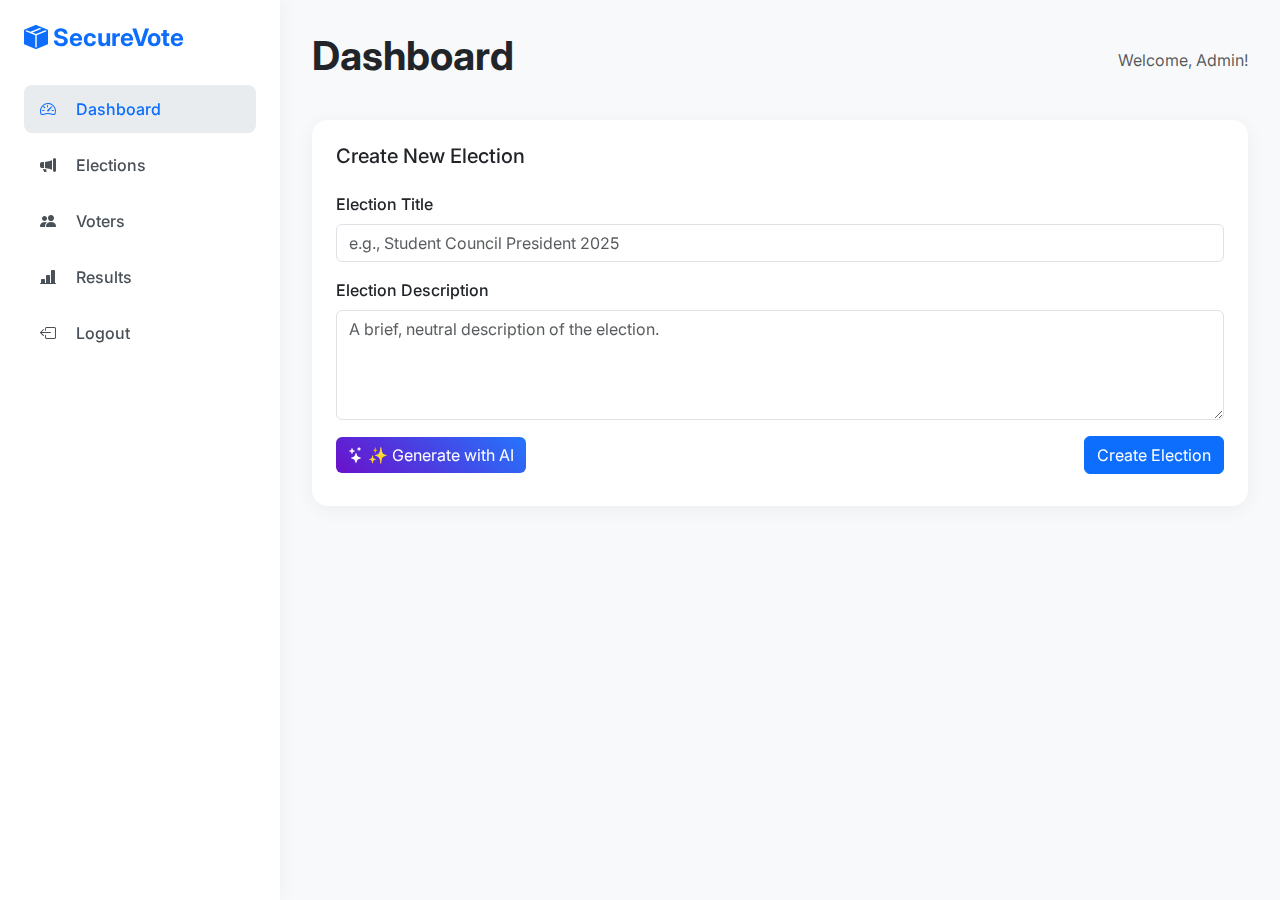
<file: admin.html>
<!DOCTYPE html>
<html lang="en">
<head>
    <meta charset="UTF-8">
    <meta name="viewport" content="width=device-width, initial-scale=1.0">
    <title>Admin Dashboard - SecureVote</title>
    <!-- Bootstrap CSS -->
    <link href="https://cdn.jsdelivr.net/npm/bootstrap@5.3.3/dist/css/bootstrap.min.css" rel="stylesheet">
    <!-- Bootstrap Icons -->
    <link rel="stylesheet" href="https://cdn.jsdelivr.net/npm/bootstrap-icons@1.11.3/font/bootstrap-icons.min.css">
    <!-- Google Fonts -->
    <link href="https://fonts.googleapis.com/css2?family=Inter:wght@400;500;700&display=swap" rel="stylesheet">
    <style>
        body {
            font-family: 'Inter', sans-serif;
            background-color: #f8f9fa;
        }
        .sidebar {
            background-color: #ffffff;
            height: 100vh;
            position: fixed;
            top: 0;
            left: 0;
            width: 280px;
            padding: 1.5rem;
            box-shadow: 0 0 20px rgba(0,0,0,0.05);
        }
        .sidebar .logo {
            font-weight: 700;
            color: #0d6efd;
            font-size: 1.5rem;
            margin-bottom: 2rem;
        }
        .sidebar .nav-link {
            color: #495057;
            font-weight: 500;
            border-radius: 0.5rem;
            margin-bottom: 0.5rem;
            padding: 0.75rem 1rem;
        }
        .sidebar .nav-link.active, .sidebar .nav-link:hover {
            background-color: #e9ecef;
            color: #0d6efd;
        }
        .sidebar .nav-link i {
            margin-right: 1rem;
        }
        .main-content {
            margin-left: 280px;
            padding: 2rem;
        }
        .header {
            display: flex;
            justify-content: space-between;
            align-items: center;
            margin-bottom: 2rem;
        }
        .header h1 {
            font-weight: 700;
        }
        .card {
            border: none;
            border-radius: 1rem;
            box-shadow: 0 4px 20px rgba(0,0,0,0.05);
        }
        .form-label {
            font-weight: 500;
        }
        .btn-ai {
            background: linear-gradient(45deg, #6a11cb, #2575fc);
            color: white;
            border: none;
        }
    </style>
</head>
<body>

    <!-- Sidebar Navigation -->
    <div class="sidebar">
        <h1 class="logo"><i class="bi bi-box-seam-fill"></i> SecureVote</h1>
        <ul class="nav flex-column">
            <li class="nav-item">
                <a class="nav-link active" href="#"><i class="bi bi-speedometer2"></i> Dashboard</a>
            </li>
            <li class="nav-item">
                <a class="nav-link" href="#"><i class="bi bi-megaphone-fill"></i> Elections</a>
            </li>
            <li class="nav-item">
                <a class="nav-link" href="#"><i class="bi bi-people-fill"></i> Voters</a>
            </li>
            <li class="nav-item">
                <a class="nav-link" href="#"><i class="bi bi-bar-chart-line-fill"></i> Results</a>
            </li>
            <li class="nav-item mt-auto">
                <a class="nav-link" href="login.html"><i class="bi bi-box-arrow-left"></i> Logout</a>
            </li>
        </ul>
    </div>

    <!-- Main Content -->
    <div class="main-content">
        <header class="header">
            <h1>Dashboard</h1>
            <span class="text-muted">Welcome, Admin!</span>
        </header>

        <div class="card">
            <div class="card-body p-4">
                <h5 class="card-title mb-4">Create New Election</h5>
                <form id="createElectionForm">
                    <div class="mb-3">
                        <label for="electionTitle" class="form-label">Election Title</label>
                        <input type="text" class="form-control" id="electionTitle" placeholder="e.g., Student Council President 2025" required>
                    </div>
                    <div class="mb-3">
                        <label for="electionDescription" class="form-label">Election Description</label>
                        <textarea class="form-control" id="electionDescription" rows="4" placeholder="A brief, neutral description of the election." required></textarea>
                    </div>
                    <div class="d-flex justify-content-between align-items-center">
                        <button type="button" class="btn btn-ai" id="generateDescBtn">
                            <i class="bi bi-stars"></i> ✨ Generate with AI
                        </button>
                        <button type="submit" class="btn btn-primary">Create Election</button>
                    </div>
                    <div id="ai-status" class="form-text mt-2"></div>
                </form>
            </div>
        </div>
    </div>

    <script>
        document.addEventListener('DOMContentLoaded', () => {
            const generateDescBtn = document.getElementById('generateDescBtn');
            const electionTitleInput = document.getElementById('electionTitle');
            const electionDescriptionTextarea = document.getElementById('electionDescription');
            const aiStatus = document.getElementById('ai-status');

            generateDescBtn.addEventListener('click', async () => {
                const title = electionTitleInput.value.trim();
                if (!title) {
                    alert('Please enter an election title first.');
                    return;
                }

                // Show loading state
                aiStatus.innerHTML = '<span class="spinner-border spinner-border-sm" role="status" aria-hidden="true"></span> Generating description...';
                generateDescBtn.disabled = true;

                // --- Gemini API Call ---
                const apiKey = ""; // Leave this as an empty string.
                const apiUrl = `https://generativelanguage.googleapis.com/v1beta/models/gemini-2.5-flash-preview-05-20:generateContent?key=${apiKey}`;
                
                const prompt = `Generate a neutral, engaging, and concise public description for an election with the title: "${title}". The description should be suitable for a formal voting portal. Do not use markdown.`;

                const payload = {
                    contents: [{
                        parts: [{ text: prompt }]
                    }]
                };

                try {
                    const response = await fetch(apiUrl, {
                        method: 'POST',
                        headers: { 'Content-Type': 'application/json' },
                        body: JSON.stringify(payload)
                    });

                    if (!response.ok) {
                        throw new Error(`API request failed with status ${response.status}`);
                    }

                    const result = await response.json();
                    
                    if (result.candidates && result.candidates[0].content.parts[0].text) {
                        const generatedText = result.candidates[0].content.parts[0].text;
                        electionDescriptionTextarea.value = generatedText;
                        aiStatus.textContent = 'Description generated successfully!';
                    } else {
                        throw new Error('Invalid response structure from API.');
                    }

                } catch (error) {
                    console.error('Error calling Gemini API:', error);
                    aiStatus.textContent = 'Error generating description. Please try again.';
                    aiStatus.style.color = 'red';
                } finally {
                    // Re-enable button
                    generateDescBtn.disabled = false;
                }
            });

            document.getElementById('createElectionForm').addEventListener('submit', (e) => {
                e.preventDefault();
                alert('Election created successfully! (This is a demo)');
                // Here you would send the form data to your Java backend.
            });
        });
    </script>
</body>
</html>
</file>
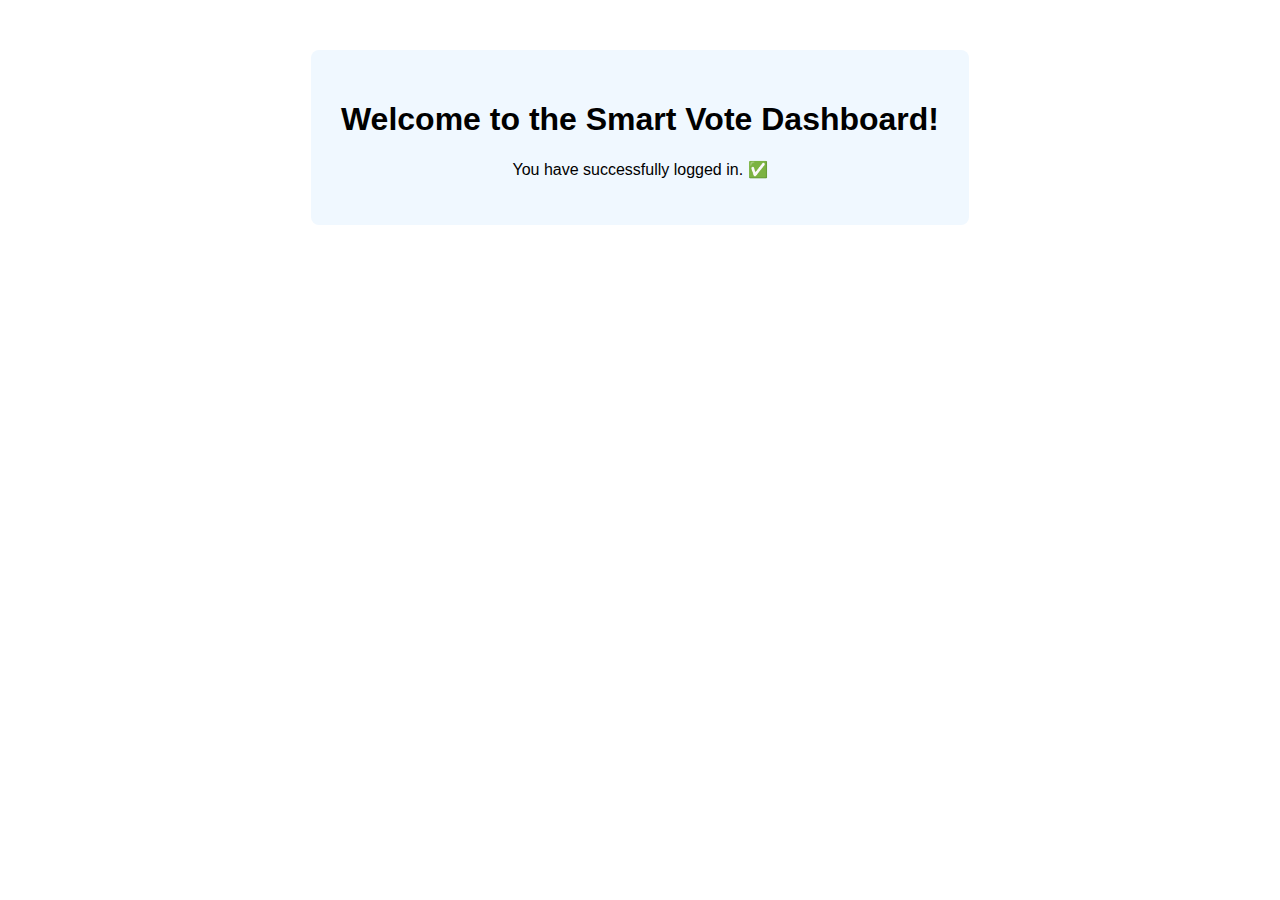
<file: dashboard.html>
<!DOCTYPE html>
<html lang="en">
<head>
  <meta charset="UTF-8">
  <title>Dashboard</title>
  <style>
    body { font-family: sans-serif; text-align: center; margin-top: 50px; }
    .container { background-color: #f0f8ff; padding: 30px; border-radius: 8px; display: inline-block; }
  </style>
</head>
<body>
<div class="container">
  <h1>Welcome to the Smart Vote Dashboard!</h1>
  <p>You have successfully logged in. ✅</p>
</div>
</body>
</html>
</file>
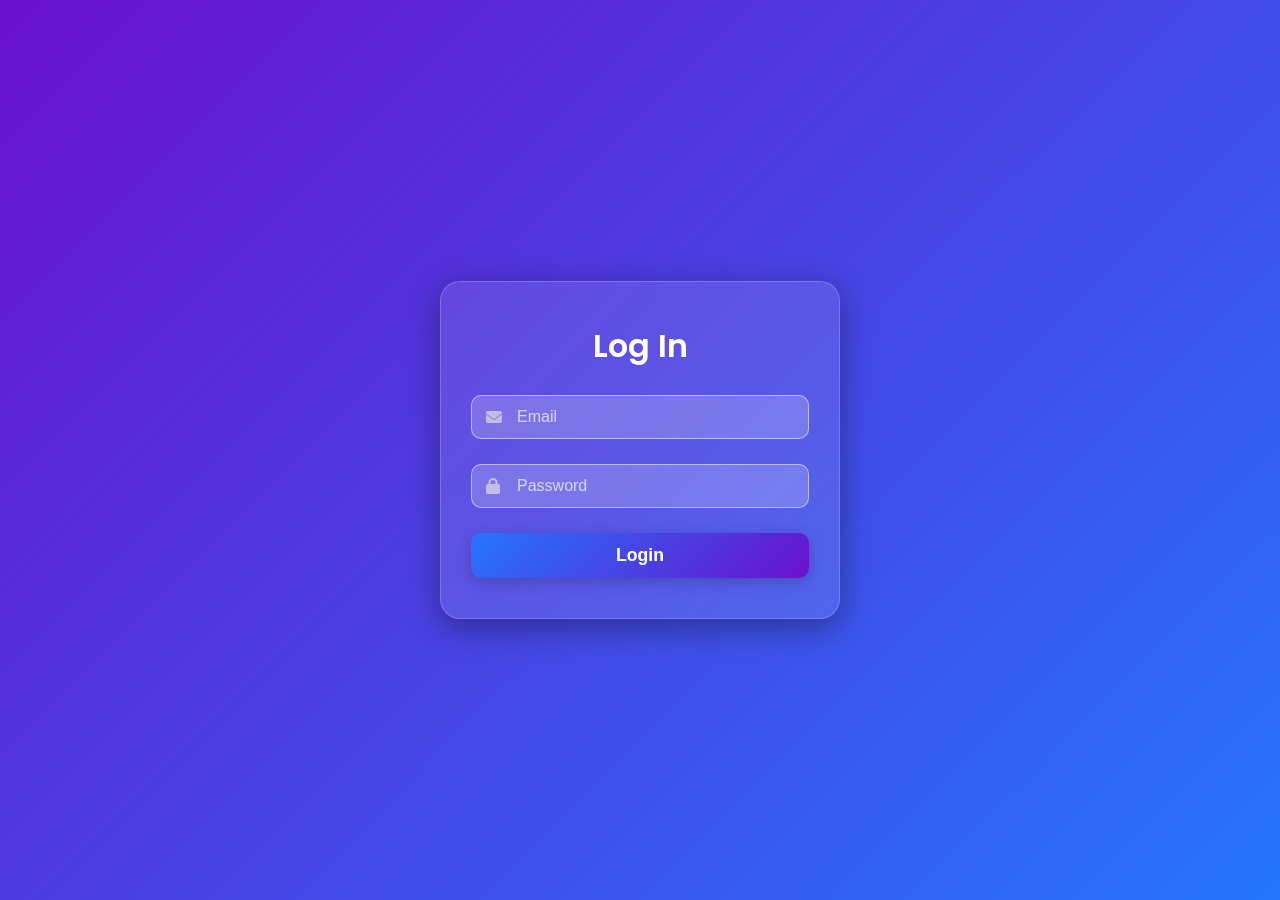
<file: login.html>
<!DOCTYPE html>
<html lang="en">
<head>
    <meta charset="UTF-8">
    <meta name="viewport" content="width=device-width, initial-scale=1.0">
    <title>Login - Online Voting System</title>
    <!-- Google Fonts for a modern look -->
    <link rel="preconnect" href="https://fonts.googleapis.com">
    <link rel="preconnect" href="https://fonts.gstatic.com" crossorigin>
    <link href="https://fonts.googleapis.com/css2?family=Poppins:wght@400;500;600&display=swap" rel="stylesheet">
    <!-- Font Awesome for icons -->
    <link rel="stylesheet" href="https://cdnjs.cloudflare.com/ajax/libs/font-awesome/6.4.0/css/all.min.css">
    <style>
        :root {
            --primary-color: #6a11cb;
            --secondary-color: #2575fc;
            --card-background: rgba(255, 255, 255, 0.1);
            --text-color: #e0e0e0;
            --input-bg-color: rgba(255, 255, 255, 0.2);
            --input-border-color: rgba(255, 255, 255, 0.5);
            --button-hover-bg: linear-gradient(135deg, #8e44ad, #3498db);
        }

        * {
            margin: 0;
            padding: 0;
            box-sizing: border-box;
        }

        body {
            font-family: 'Poppins', sans-serif;
            background: linear-gradient(135deg, var(--primary-color), var(--secondary-color));
            display: flex;
            align-items: center;
            justify-content: center;
            height: 100vh;
            color: var(--text-color);
        }

        .login-card {
            background: var(--card-background);
            backdrop-filter: blur(10px);
            -webkit-backdrop-filter: blur(10px);
            border: 1px solid rgba(255, 255, 255, 0.2);
            padding: 40px 30px;
            border-radius: 20px;
            width: 100%;
            max-width: 400px;
            box-shadow: 0 8px 32px 0 rgba(0, 0, 0, 0.37);
            text-align: center;
        }

        .login-card h3 {
            font-weight: 600;
            margin-bottom: 25px;
            color: #fff;
            font-size: 2rem;
        }

        .input-group {
            position: relative;
            margin-bottom: 25px;
        }

        .input-group i {
            position: absolute;
            left: 15px;
            top: 50%;
            transform: translateY(-50%);
            color: var(--text-color);
            opacity: 0.7;
        }

        .input-field {
            width: 100%;
            padding: 12px 15px 12px 45px; /* Add padding for the icon */
            background: var(--input-bg-color);
            border: 1px solid var(--input-border-color);
            border-radius: 10px;
            color: var(--text-color);
            font-size: 1rem;
            transition: border-color 0.3s, box-shadow 0.3s;
        }

        .input-field::placeholder {
            color: rgba(255, 255, 255, 0.7);
        }

        .input-field:focus {
            outline: none;
            border-color: #fff;
            box-shadow: 0 0 10px rgba(255, 255, 255, 0.3);
        }

        .login-button {
            width: 100%;
            padding: 12px;
            border: none;
            border-radius: 10px;
            background: linear-gradient(135deg, var(--secondary-color), var(--primary-color));
            color: #fff;
            font-size: 1.1rem;
            font-weight: 600;
            cursor: pointer;
            transition: all 0.3s ease;
            box-shadow: 0 4px 15px rgba(0, 0, 0, 0.2);
        }

        .login-button:hover {
            background: var(--button-hover-bg);
            box-shadow: 0 6px 20px rgba(0, 0, 0, 0.3);
            transform: translateY(-2px);
        }

    </style>
</head>
<body>
<div class="login-card">
    <h3 class="text-center mb-4">Log In</h3>
    <!-- The onsubmit redirects to user.jsp for now -->
    <form action="login" method="post">
        <div class="input-group">
            <i class="fas fa-envelope"></i>
            <input type="email" name="email" class="input-field" placeholder="Email" required>
        </div>
        <div class="input-group">
            <i class="fas fa-lock"></i>
            <input type="password" name="password" class="input-field" placeholder="Password" required>
        </div>
        <button class="login-button" type="submit">Login</button>
    </form>
</div>
<script>
    const urlParams = new URLSearchParams(window.location.search);

    // Check for a registration success message
    if (urlParams.has('registration') && urlParams.get('registration') === 'success') {
        const successDiv = document.createElement('div');
        successDiv.textContent = '✅ Registration successful! Please log in.';
        successDiv.style.color = '#155724';
        successDiv.style.backgroundColor = '#d4edda';
        successDiv.style.border = '1px solid #c3e6cb';
        successDiv.style.padding = '10px';
        successDiv.style.borderRadius = '5px';
        successDiv.style.marginBottom = '15px';

        const form = document.querySelector('form');
        form.prepend(successDiv);
    }

    // This part is for showing login errors (you already have this)
    if (urlParams.has('error')) {
        const errorDiv = document.createElement('div');
        errorDiv.textContent = 'Invalid email or password. Please try again.';
        errorDiv.style.color = 'red';
        // ... rest of your existing error handling script
        const form = document.querySelector('form');
        form.prepend(errorDiv);
    }
</script>
</body>

</html>
</file>
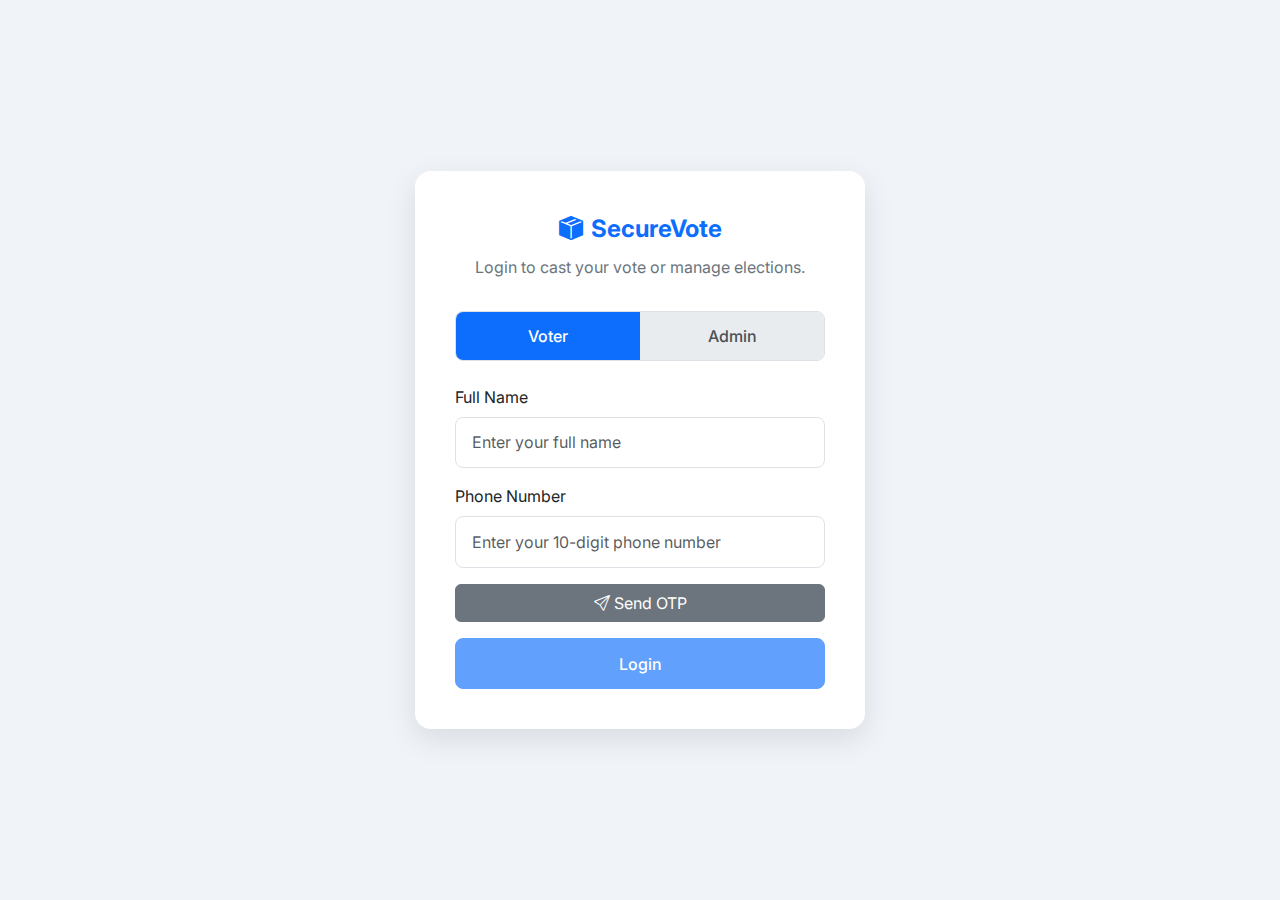
<file: loginpage.html>
<!DOCTYPE html>
<html lang="en">
<head>
    <meta charset="UTF-8">
    <meta name="viewport" content="width=device-width, initial-scale=1.0">
    <title>Login - Online Voting System</title>
    <link href="https://cdn.jsdelivr.net/npm/bootstrap@5.3.3/dist/css/bootstrap.min.css" rel="stylesheet">
    <link rel="stylesheet" href="https://cdn.jsdelivr.net/npm/bootstrap-icons@1.11.3/font/bootstrap-icons.min.css">
    <link href="https://fonts.googleapis.com/css2?family=Inter:wght@400;500;700&display=swap" rel="stylesheet">
    <style>
        body {
            font-family: 'Inter', sans-serif;
            background-color: #f0f4f8;
            display: flex;
            align-items: center;
            justify-content: center;
            min-height: 100vh;
        }

        .login-container {
            max-width: 450px;
            width: 100%;
        }

        .login-card {
            background-color: #ffffff;
            border: none;
            border-radius: 1rem;
            box-shadow: 0 10px 30px rgba(0, 0, 0, 0.1);
            padding: 2.5rem;
        }

        .login-card .logo {
            font-size: 1.5rem;
            font-weight: 700;
            color: #0d6efd;
            margin-bottom: 0.5rem;
            text-align: center;
            text-decoration: none;
        }
        
        .login-card .logo i {
            margin-right: 8px;
        }
        
        .login-card .logo:hover {
            color: #0b5ed7;
        }

        .login-card .welcome-text {
            text-align: center;
            color: #6c757d;
            margin-bottom: 2rem;
        }

        .form-control {
            border-radius: 0.5rem;
            padding: 0.8rem 1rem;
            border: 1px solid #dee2e6;
        }

        .form-control:focus {
            border-color: #86b7fe;
            box-shadow: 0 0 0 0.25rem rgba(13, 110, 253, 0.25);
        }

        .btn-primary {
            background-color: #0d6efd;
            border-color: #0d6efd;
            font-weight: 500;
            padding: 0.8rem;
            border-radius: 0.5rem;
            width: 100%;
            transition: background-color 0.3s;
        }
        
        .btn-primary:hover {
            background-color: #0b5ed7;
            border-color: #0a58ca;
        }
        
        /* Role Switcher */
        .role-switcher {
            display: flex;
            border: 1px solid #dee2e6;
            border-radius: 0.5rem;
            overflow: hidden;
            margin-bottom: 1.5rem;
        }

        .role-switcher .btn {
            flex: 1;
            border: none;
            border-radius: 0;
            padding: 0.75rem;
            font-weight: 500;
            transition: background-color 0.3s, color 0.3s;
        }

        .role-switcher .btn.active {
            background-color: #0d6efd;
            color: white;
        }

        .role-switcher .btn:not(.active) {
            background-color: #e9ecef;
            color: #495057;
        }

        #otp-group {
            display: none; /* Hidden by default */
        }
    </style>
</head>
<body>

    <div class="login-container">
        <div class="login-card">
            <a href="index.html" class="logo d-block"><i class="bi bi-box-seam-fill"></i>SecureVote</a>
            <p class="welcome-text">Login to cast your vote or manage elections.</p>
            
            <form id="loginForm">
                <div class="role-switcher">
                    <button type="button" class="btn active" id="voterBtn">Voter</button>
                    <button type="button" class="btn" id="adminBtn">Admin</button>
                </div>
                
                <div class="mb-3">
                    <label for="fullName" class="form-label">Full Name</label>
                    <input type="text" class="form-control" id="fullName" placeholder="Enter your full name" required>
                </div>

                <div class="mb-3">
                    <label for="phoneNumber" class="form-label">Phone Number</label>
                    <input type="tel" class="form-control" id="phoneNumber" placeholder="Enter your 10-digit phone number" required>
                </div>

                <div class="d-grid mb-3">
                    <button type="button" class="btn btn-secondary" id="sendOtpBtn">
                        <i class="bi bi-send"></i> Send OTP
                    </button>
                </div>

                <div id="otp-group" class="mb-3">
                    <label for="otp" class="form-label">Enter OTP</label>
                    <input type="text" class="form-control" id="otp" placeholder="Enter 6-digit OTP" required>
                    <div class="form-text text-center mt-2">An OTP has been sent to your phone.</div>
                </div>

                <div class="d-grid">
                    <button type="submit" class="btn btn-primary" id="loginBtn" disabled>Login</button>
                </div>
            </form>
        </div>
    </div>

    <script src="https://cdn.jsdelivr.net/npm/bootstrap@5.3.3/dist/js/bootstrap.bundle.min.js"></script>
    
    <script>
        document.addEventListener('DOMContentLoaded', () => {
            const voterBtn = document.getElementById('voterBtn');
            const adminBtn = document.getElementById('adminBtn');
            const sendOtpBtn = document.getElementById('sendOtpBtn');
            const otpGroup = document.getElementById('otp-group');
            const loginBtn = document.getElementById('loginBtn');
            const loginForm = document.getElementById('loginForm');
            const fullNameInput = document.getElementById('fullName');
            const phoneInput = document.getElementById('phoneNumber');
            const otpInput = document.getElementById('otp');

            let selectedRole = 'voter'; // Default role

            // Role switcher logic
            voterBtn.addEventListener('click', () => {
                if (!voterBtn.classList.contains('active')) {
                    voterBtn.classList.add('active');
                    adminBtn.classList.remove('active');
                    selectedRole = 'voter';
                }
            });

            adminBtn.addEventListener('click', () => {
                if (!adminBtn.classList.contains('active')) {
                    adminBtn.classList.add('active');
                    voterBtn.classList.remove('active');
                    selectedRole = 'admin';
                }
            });

            // "Send OTP" button logic
            sendOtpBtn.addEventListener('click', () => {
                if (fullNameInput.value.trim() === '' || phoneInput.value.trim() === '') {
                    alert('Please fill in your name and phone number first.');
                    return;
                }
                sendOtpBtn.disabled = true;
                sendOtpBtn.innerHTML = '<span class="spinner-border spinner-border-sm" role="status" aria-hidden="true"></span> Sending...';
                setTimeout(() => {
                    sendOtpBtn.classList.remove('btn-secondary');
                    sendOtpBtn.classList.add('btn-success');
                    sendOtpBtn.innerHTML = '<i class="bi bi-check-circle-fill"></i> OTP Sent!';
                    otpGroup.style.display = 'block';
                    loginBtn.disabled = false;
                }, 1500); 
            });

            // Form submission logic
            loginForm.addEventListener('submit', (event) => {
                event.preventDefault(); 
                const otp = otpInput.value;
                if (otp.trim() === '') {
                    alert('Please enter the OTP.');
                    return;
                }
                
                loginBtn.disabled = true;
                loginBtn.innerHTML = '<span class="spinner-border spinner-border-sm"></span> Verifying...';

                setTimeout(() => {
                    // On successful login, redirect based on role
                    if (selectedRole === 'admin') {
                        window.location.href = 'admin.html';
                    } else {
                         // Default to voter, redirect to home page
                        window.location.href = 'index.html';
                    }
                }, 1500);
            });
        });
    </script>
</body>
</html>
</file>
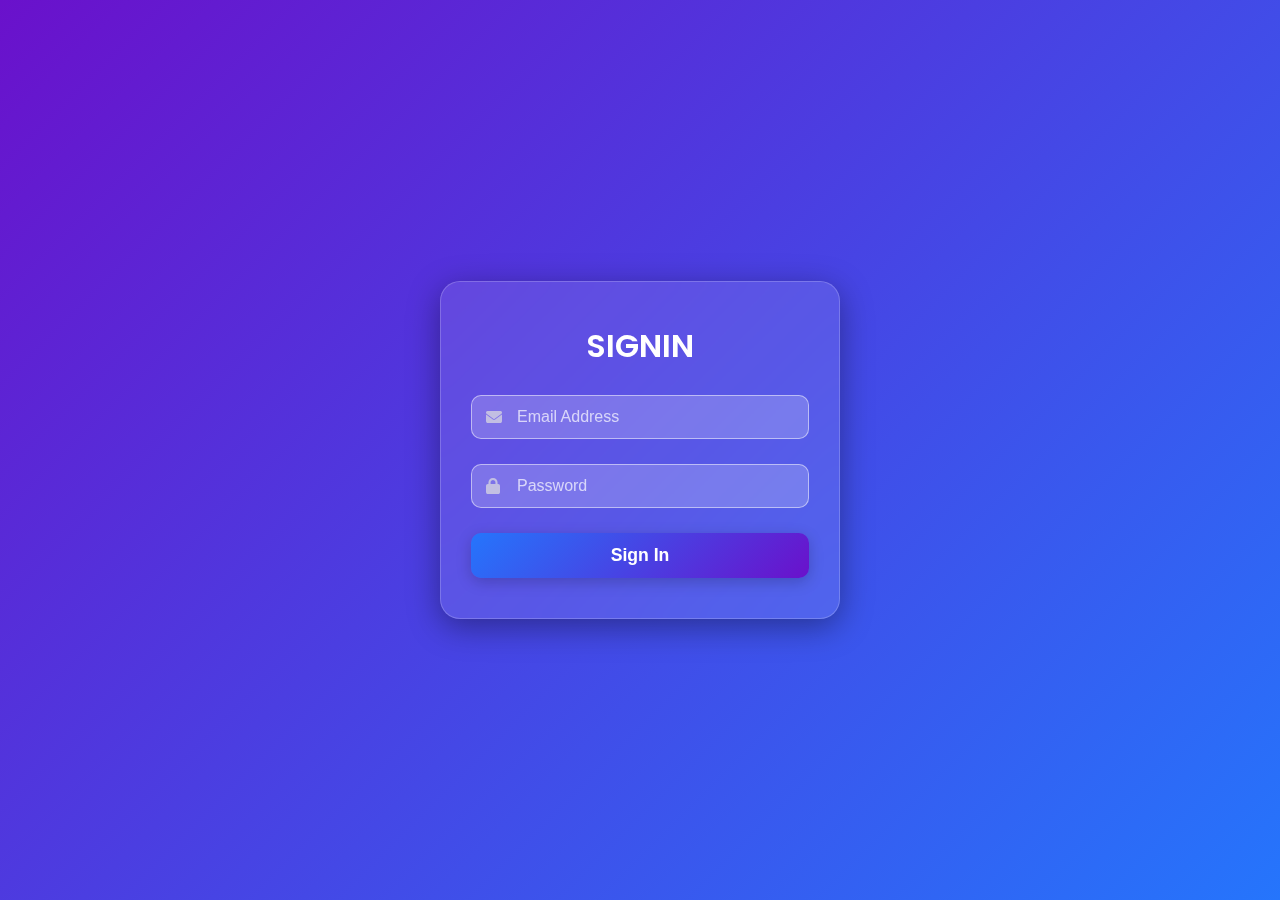
<file: signin.html>
<!DOCTYPE html>
<html lang="en">
<head>
    <meta charset="UTF-8">
    <meta name="viewport" content="width=device-width, initial-scale=1.0">
    <title>Sign In - Online Voting System</title>
    <!-- Google Fonts for a modern look -->
    <link rel="preconnect" href="https://fonts.googleapis.com">
    <link rel="preconnect" href="https://fonts.gstatic.com" crossorigin>
    <link href="https://fonts.googleapis.com/css2?family=Poppins:wght@400;500;600&display=swap" rel="stylesheet">
    <!-- Font Awesome for icons -->
    <link rel="stylesheet" href="https://cdnjs.cloudflare.com/ajax/libs/font-awesome/6.4.0/css/all.min.css">
    <style>
        :root {
            --primary-color: #6a11cb;
            --secondary-color: #2575fc;
            --background-color: #f0f2f5;
            --card-background: rgba(255, 255, 255, 0.1);
            --text-color: #e0e0e0;
            --input-bg-color: rgba(255, 255, 255, 0.2);
            --input-border-color: rgba(255, 255, 255, 0.5);
            --button-hover-bg: linear-gradient(135deg, #8e44ad, #3498db);
        }

        * {
            margin: 0;
            padding: 0;
            box-sizing: border-box;
        }

        body {
            font-family: 'Poppins', sans-serif;
            background: linear-gradient(135deg, var(--primary-color), var(--secondary-color));
            display: flex;
            align-items: center;
            justify-content: center;
            height: 100vh;
            color: var(--text-color);
        }

        .login-card {
            background: var(--card-background);
            backdrop-filter: blur(10px);
            -webkit-backdrop-filter: blur(10px);
            border: 1px solid rgba(255, 255, 255, 0.2);
            padding: 40px 30px;
            border-radius: 20px;
            width: 100%;
            max-width: 400px;
            box-shadow: 0 8px 32px 0 rgba(0, 0, 0, 0.37);
            text-align: center;
        }

        .login-card h3 {
            font-weight: 600;
            margin-bottom: 25px;
            color: #fff;
            font-size: 2rem;
        }

        .input-group {
            position: relative;
            margin-bottom: 25px;
        }

        .input-group i {
            position: absolute;
            left: 15px;
            top: 50%;
            transform: translateY(-50%);
            color: var(--text-color);
            opacity: 0.7;
        }

        .input-field {
            width: 100%;
            padding: 12px 15px 12px 45px; /* Add padding for the icon */
            background: var(--input-bg-color);
            border: 1px solid var(--input-border-color);
            border-radius: 10px;
            color: var(--text-color);
            font-size: 1rem;
            transition: border-color 0.3s, box-shadow 0.3s;
        }

        .input-field::placeholder {
            color: rgba(255, 255, 255, 0.7);
        }

        .input-field:focus {
            outline: none;
            border-color: #fff;
            box-shadow: 0 0 10px rgba(255, 255, 255, 0.3);
        }

        .login-button {
            width: 100%;
            padding: 12px;
            border: none;
            border-radius: 10px;
            background: linear-gradient(135deg, var(--secondary-color), var(--primary-color));
            color: #fff;
            font-size: 1.1rem;
            font-weight: 600;
            cursor: pointer;
            transition: all 0.3s ease;
            box-shadow: 0 4px 15px rgba(0, 0, 0, 0.2);
        }

        .login-button:hover {
            background: var(--button-hover-bg);
            box-shadow: 0 6px 20px rgba(0, 0, 0, 0.3);
            transform: translateY(-2px);
        }

        .extra-links {
            margin-top: 20px;
            font-size: 0.9rem;
        }

        .extra-links a {
            color: var(--text-color);
            text-decoration: none;
            transition: opacity 0.3s;
        }

        .extra-links a:hover {
            opacity: 0.8;
        }

    </style>
</head>
<body>
<div class="login-card">
    <h3>SIGNIN </h3>
    <form action="Signin" method="post">
        <div class="input-group">
            <i class="fas fa-envelope"></i>
            <input type="email" id="mobile" name="email" class="input-field" placeholder="Email Address" required>
        </div>
        <div class="input-group">
            <i class="fas fa-lock"></i>
            <input type="password" id="pass" name="password" class="input-field" placeholder="Password" required>
        </div>
        <button type="submit" class="login-button">Sign In</button>
    </form>
</div>
</body>
</html>
</file>
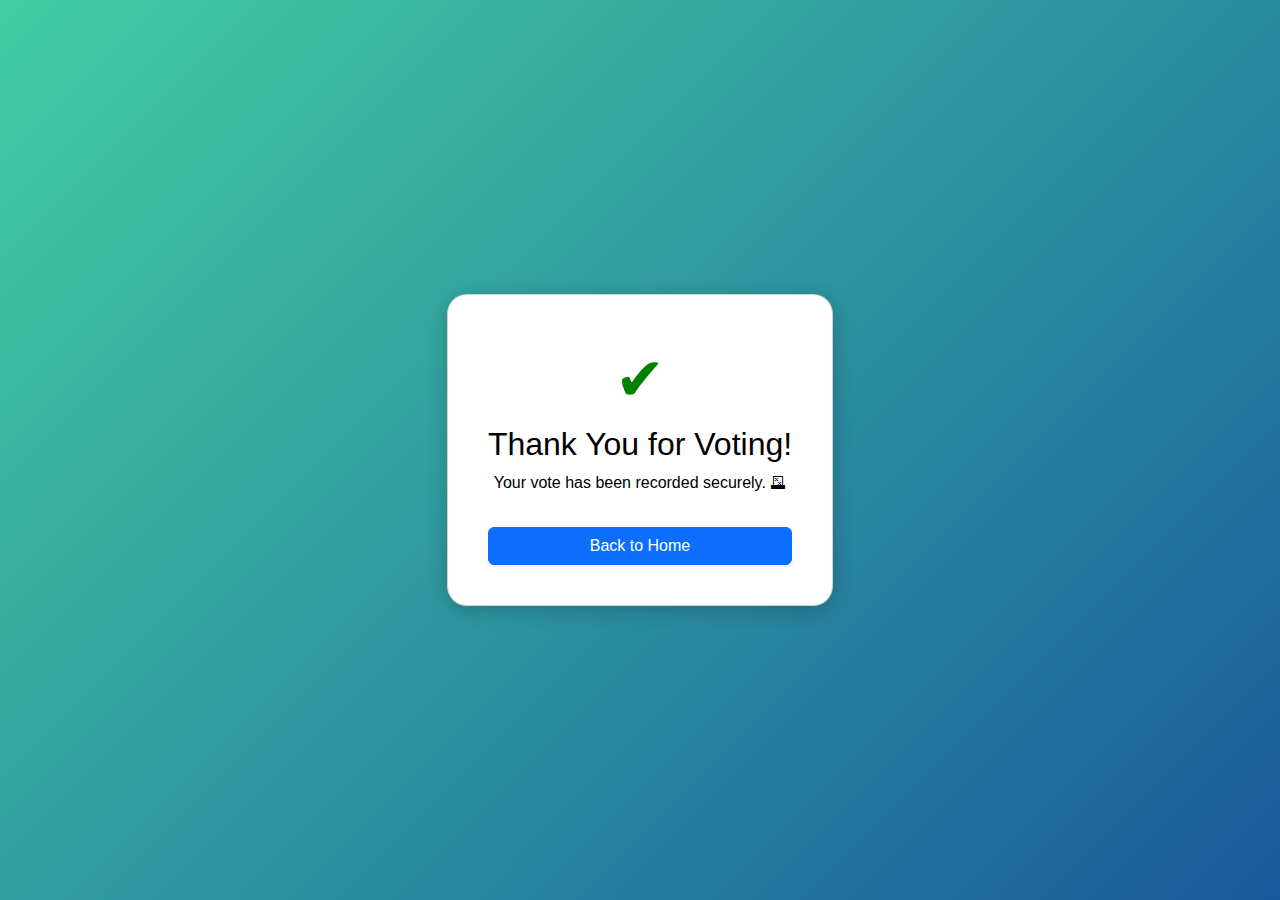
<file: thankyou.html>
<!DOCTYPE html>
<html lang="en">
<head>
    <meta charset="UTF-8">
    <meta name="viewport" content="width=device-width, initial-scale=1.0">
    <title>Thank You for Voting</title>
    <link href="https://cdn.jsdelivr.net/npm/bootstrap@5.3.0/dist/css/bootstrap.min.css" rel="stylesheet">
    <style>
        body {
            background: linear-gradient(135deg, #43cea2, #185a9d);
            min-height: 100vh;
            display: flex;
            align-items: center;
            justify-content: center;
            color: white;
            text-align: center;
            font-family: 'Poppins', sans-serif;
        }
        .card {
            background: white;
            color: black;
            padding: 40px;
            border-radius: 20px;
            box-shadow: 0px 4px 20px rgba(0,0,0,0.2);
        }
        .checkmark {
            font-size: 60px;
            color: green;
        }
    </style>
</head>
<body>
    <div class="card">
        <div class="checkmark">✔</div>
        <h2>Thank You for Voting!</h2>
        <p>Your vote has been recorded securely. 🗳</p>
        <a href="index.html" class="btn btn-primary mt-3">Back to Home</a>
    </div>
</body>
</html>
</file>
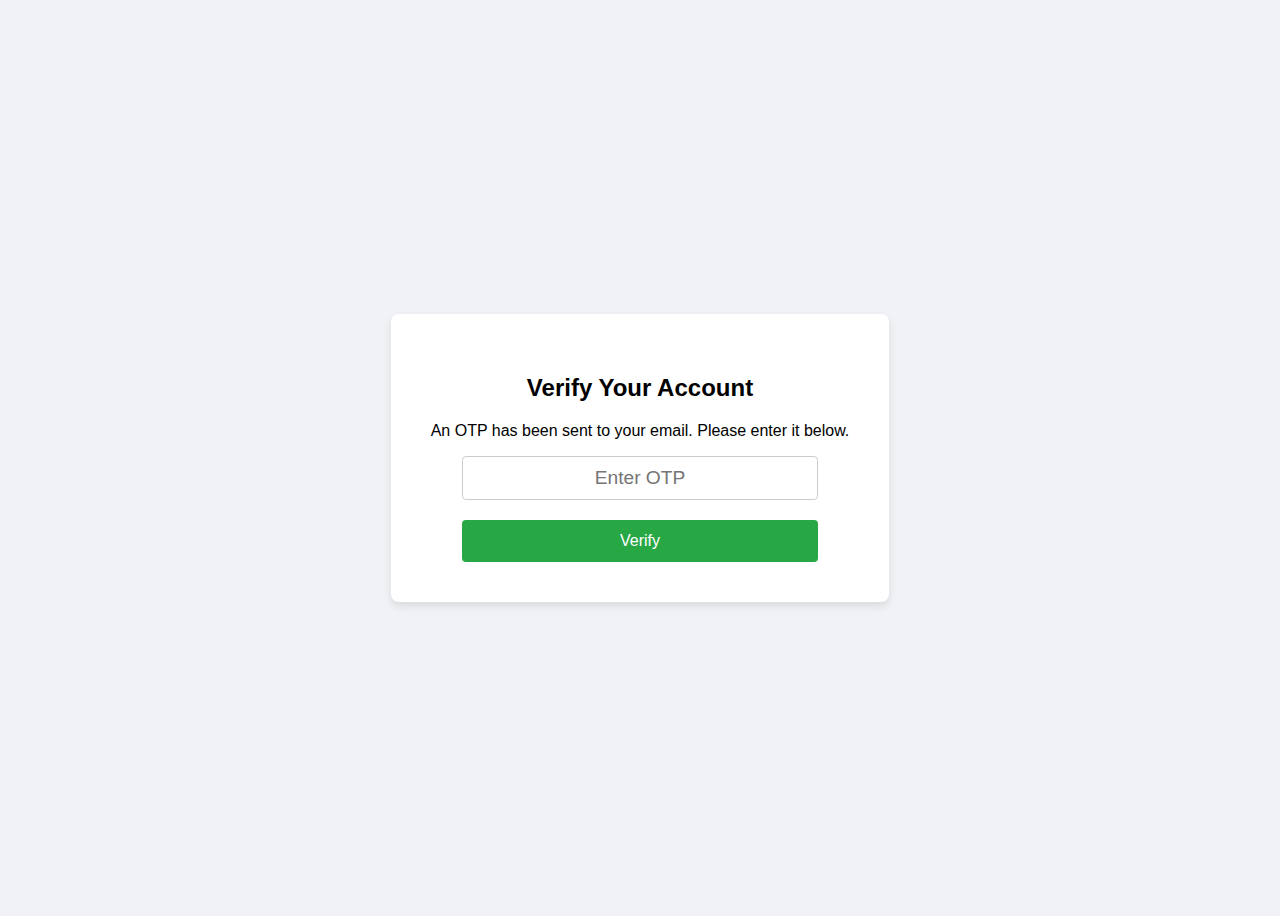
<file: verify.html>
<!DOCTYPE html>
<html lang="en">
<head>
    <meta charset="UTF-8">
    <meta name="viewport" content="width=device-width, initial-scale=1.0">
    <title>Verify OTP</title>
    <style>
        body {
            font-family: sans-serif;
            display: flex;
            justify-content: center;
            align-items: center;
            height: 100vh;
            background-color: #f0f2f5;
        }
        .container {
            background-color: white;
            padding: 40px;
            border-radius: 8px;
            box-shadow: 0 4px 8px rgba(0,0,0,0.1);
            text-align: center;
        }
        h2 {
            margin-bottom: 20px;
        }
        input[type="text"] {
            width: 80%;
            padding: 10px;
            margin-bottom: 20px;
            border: 1px solid #ccc;
            border-radius: 4px;
            font-size: 1.2em;
            text-align: center;
        }
        button {
            width: 85%;
            padding: 12px;
            background-color: #28a745;
            color: white;
            border: none;
            border-radius: 4px;
            cursor: pointer;
            font-size: 1em;
        }
        button:hover {
            background-color: #218838;
        }
    </style>
</head>
<body>
<div class="container">
    <h2>Verify Your Account</h2>
    <p>An OTP has been sent to your email. Please enter it below.</p>

    <form action="verify-otp" method="post">
        <input type="text" name="otp" placeholder="Enter OTP" maxlength="6" required>
        <br>
        <button type="submit">Verify</button>
    </form>
</div>
</body>
</html>
</file>
